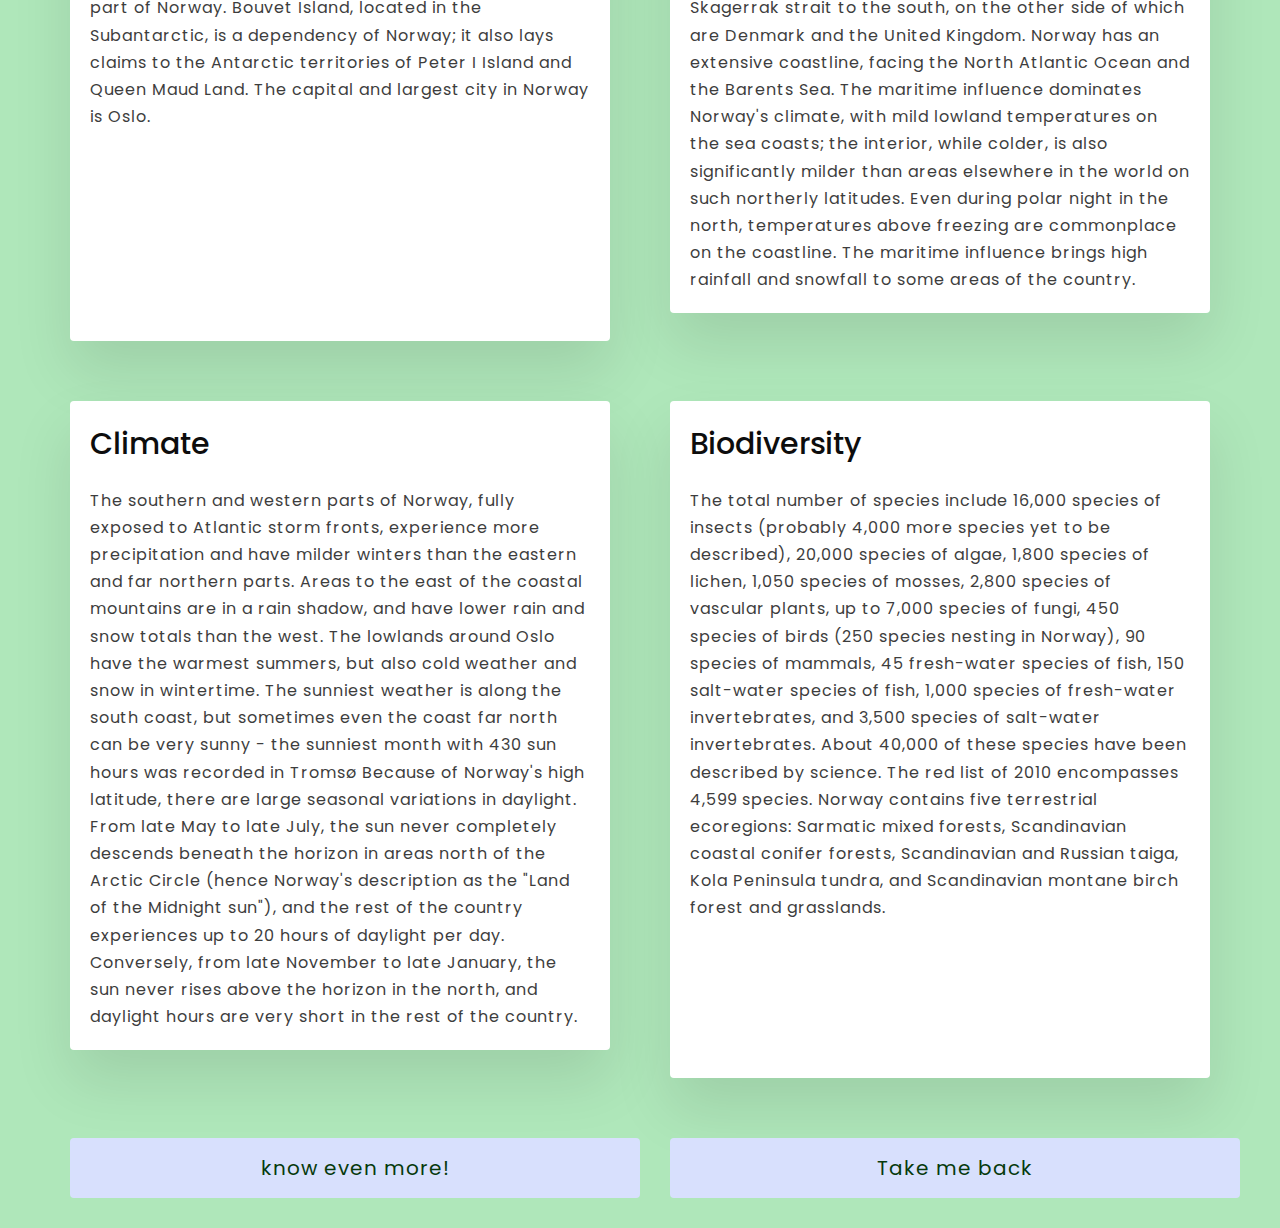
<file: knowmore.html>
<html>
    <head>
        <title>
            More about Norway
        </title>
        <link rel="stylesheet" href="knowstyle.css" type="text/css">
        <link rel="icon" type="image/x-icon" href="fav2.png">
        <meta name="viewport" content="width=device-width, initial-scale=1.0">
    </head>
    <body>
        <div class="grid">
            <div class="grid-item">
                <div class="card">
                    <div class="card-content">
                        <div class="card-header">
                            Norway
                        </div>
                        <div class="card-text">
                            Norway, officially the Kingdom of Norway, is a Nordic country in Northern Europe, the mainland territory of
                            which comprises the western and northernmost portion of the Scandinavian Peninsula. The remote Arctic island of
                            Jan Mayen and the archipelago of Svalbard also form part of Norway. Bouvet Island, located in the 
                            Subantarctic, is a dependency of Norway; it also lays claims to the Antarctic territories of Peter I Island and
                            Queen Maud Land. The capital and largest city in Norway is Oslo.
                            <br><br><br><br><br><br><br><br>
                        </div>
                    </div>
                </div>
            </div>
            <div class="grid-item">
                <div class="card">
                    <div class="card-content">
                        <div class="card-header">
                            Population and Geography
                        </div>
                        <div class="card-text">
                            Norway has a total area of 385,207 square kilometres (148,729 sq mi) and had a population of 5,425,270 in <br>
                            January 2022. The country shares a long eastern border with Sweden at a length of 1,619 km (1,006 mi). It is
                            bordered by Finland and Russia to the northeast and the Skagerrak strait to the south, on the other side of
                            which are Denmark and the United Kingdom. Norway has an extensive coastline, facing the North Atlantic Ocean and
                            the Barents Sea. The maritime influence dominates Norway's climate, with mild lowland temperatures on the sea
                            coasts; the interior, while colder, is also significantly milder than areas elsewhere in the world on such 
                            northerly latitudes. Even during polar night in the north, temperatures above freezing are commonplace on the
                            coastline. The maritime influence brings high rainfall and snowfall to some areas of the country. 
                        </div>
                    </div>
                </div>
            </div>
            <div class="grid-item">
                <div class="card">
                    <div class="card-content">
                        <div class="card-header">
                            Climate
                        </div>
                        <div class="card-text">
                            The southern and western parts of Norway, fully exposed to Atlantic storm fronts, experience more precipitation
                            and have milder winters than the eastern and far northern parts. Areas to the east of the coastal mountains are
                            in a rain shadow, and have lower rain and snow totals than the west. The lowlands around Oslo have the warmest
                            summers, but also cold weather and snow in wintertime. The sunniest weather is along the south coast, but 
                            sometimes even the coast far north can be very sunny - the sunniest month with 430 sun hours was recorded in
                            Tromsø 
                            Because of Norway's high latitude, there are large seasonal variations in daylight. From late May to late July,
                            the sun never completely descends beneath the horizon in areas north of the Arctic Circle (hence Norway's
                            description as the "Land of the Midnight sun"), and the rest of the country experiences up to 20 hours of 
                            daylight per day. Conversely, from late November to late January, the sun never rises above the horizon in the
                            north, and daylight hours are very short in the rest of the country.
                        </div>
                    </div>
                </div>
            </div>
            <div class="grid-item">
                <div class="card">
                    <div class="card-content">
                        <div class="card-header">
                            Biodiversity
                        </div>
                        <div class="card-text">
                            The total number of species include 16,000 species of insects (probably 4,000 more species yet to be described),
                            20,000 species of algae, 1,800 species of lichen, 1,050 species of mosses, 2,800 species of vascular plants, up
                            to 7,000 species of fungi, 450 species of birds (250 species nesting in Norway), 90 species of mammals, 45
                            fresh-water species of fish, 150 salt-water species of fish, 1,000 species of fresh-water invertebrates, and
                            3,500 species of salt-water invertebrates. About 40,000 of these species have been described by science.
                            The red list of 2010 encompasses 4,599 species. Norway contains five terrestrial ecoregions: Sarmatic mixed
                            forests, Scandinavian coastal conifer forests, Scandinavian and Russian taiga, Kola Peninsula tundra, and 
                            Scandinavian montane birch forest and grasslands.
                            <br><br><br><br><br><br>
                        </div>
                    </div>
                </div>
            </div>
            <a href="https://en.wikipedia.org/wiki/Norway" target="_blank" class="card-btn">
                know even more!
            </a>
            <a href="index.html" target="_blank" class="card-btn">
                Take me back
            </a>
        </div>
    </body>
</html>
</file>
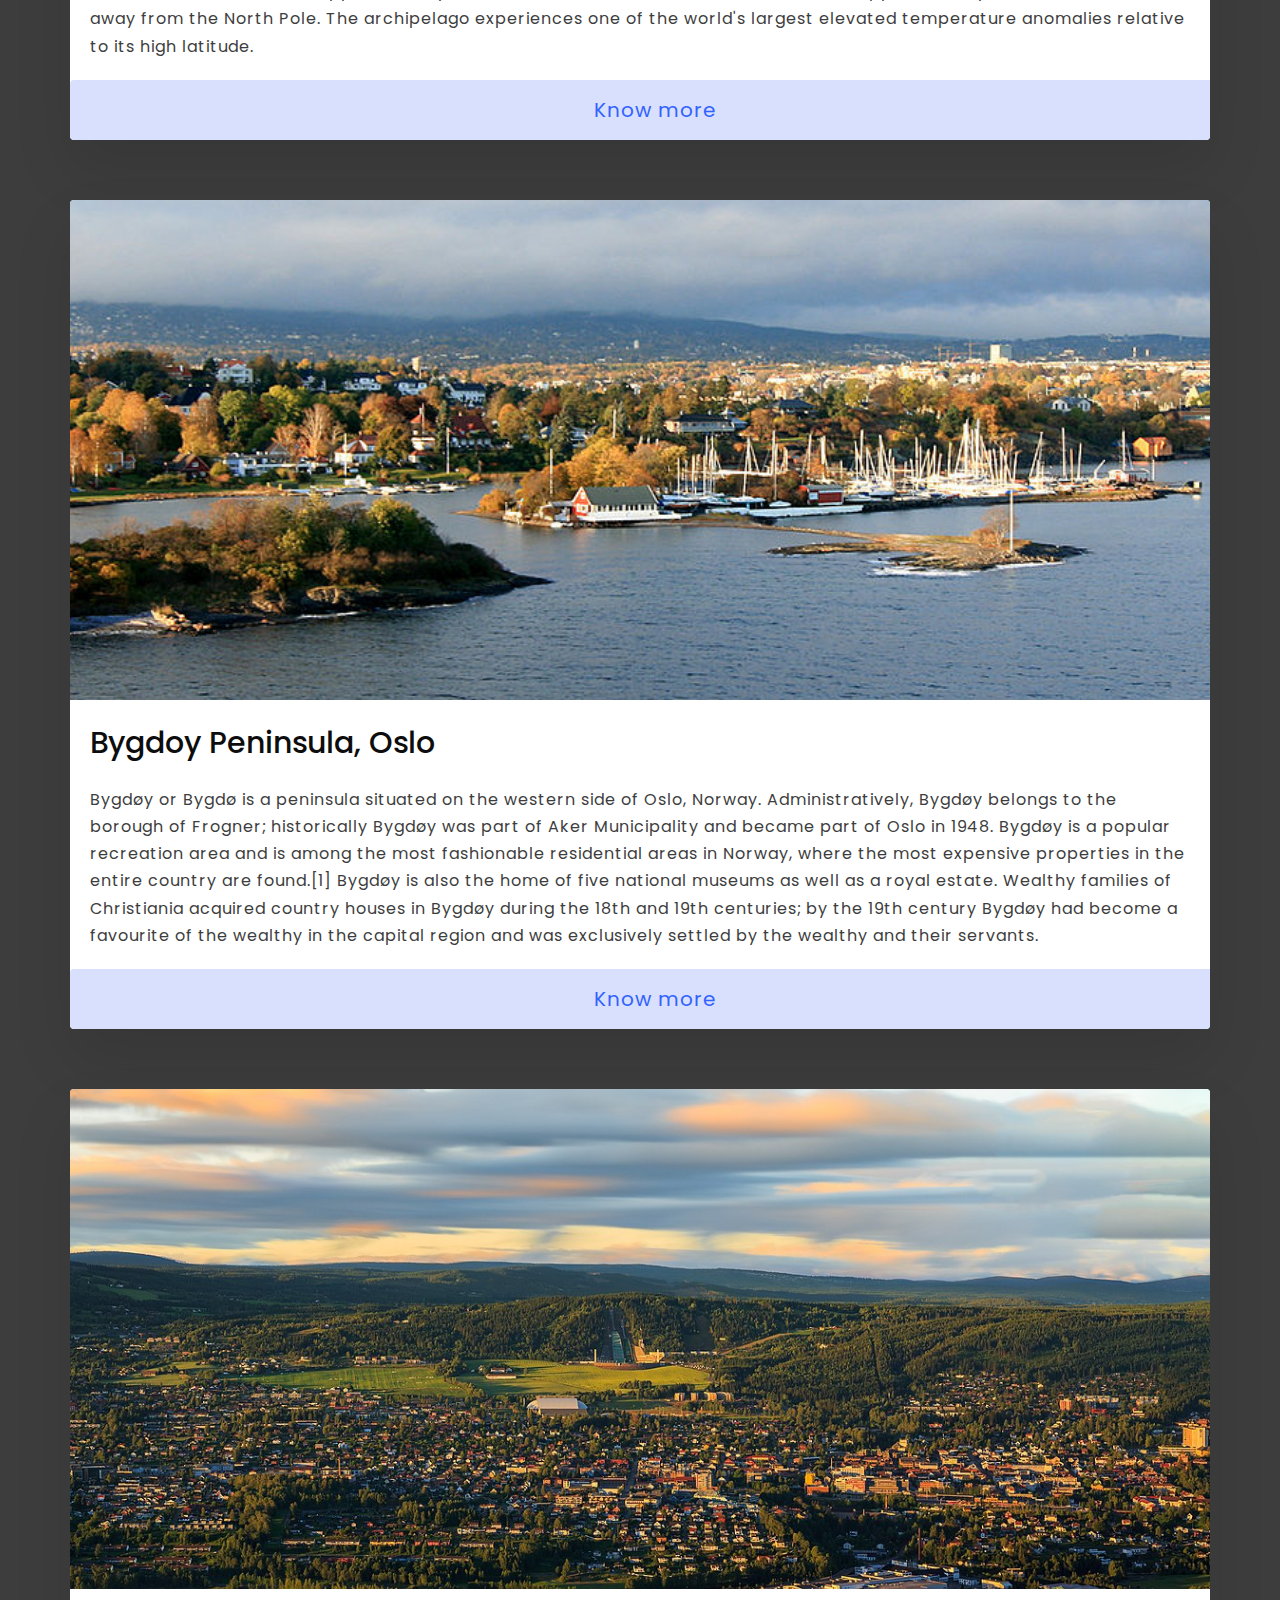
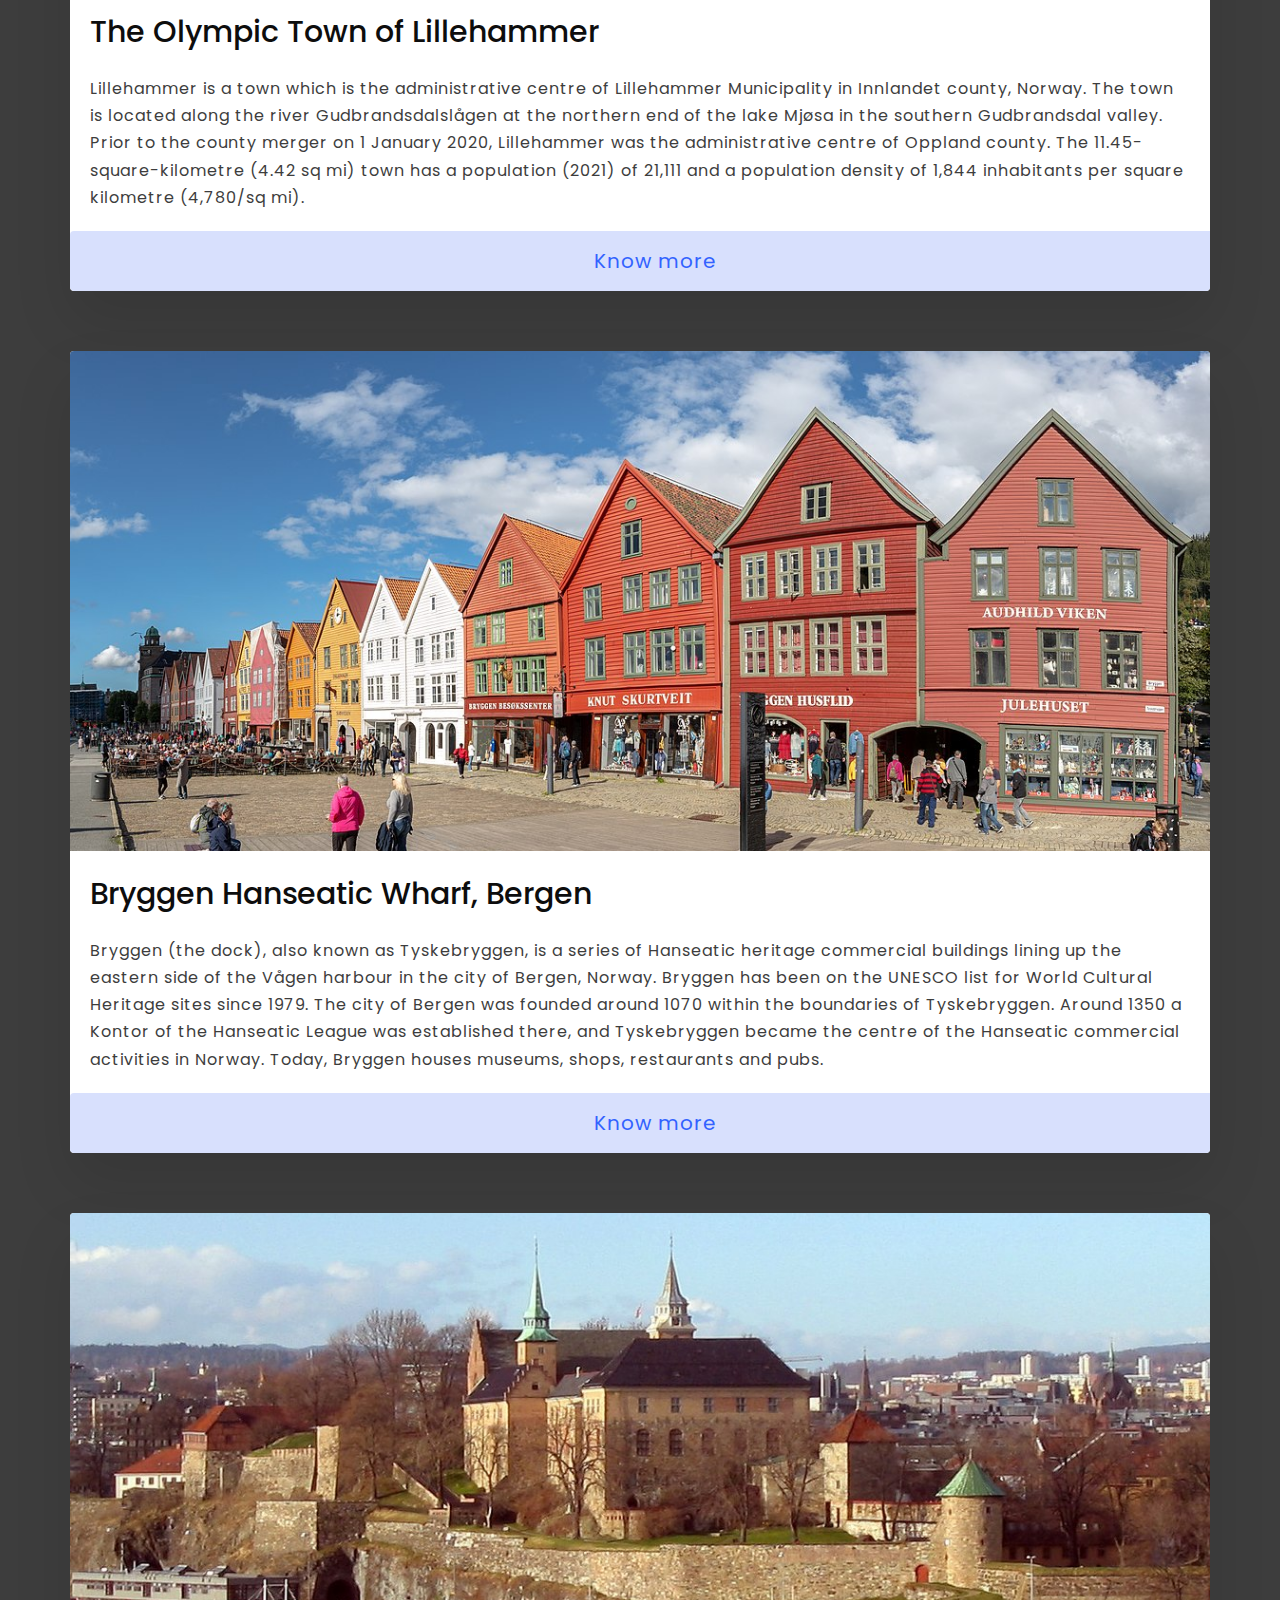
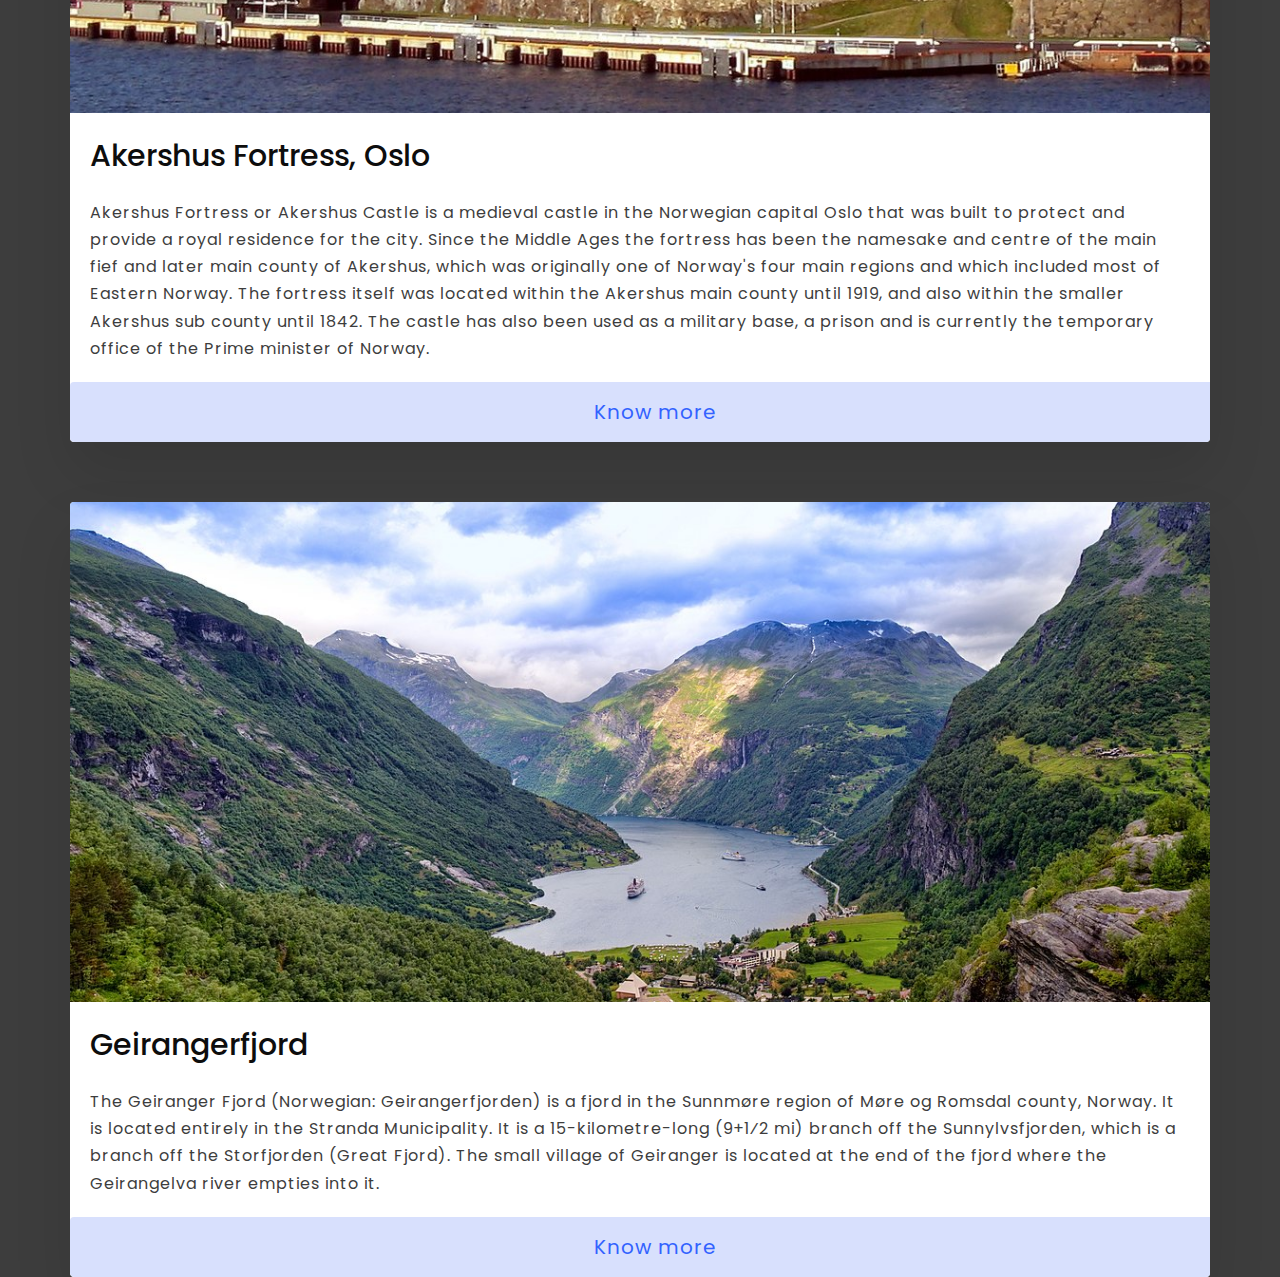
<file: tourism.html>
<html>
    <head>
        <title>
            Tourism in Norway
        </title>
        <link href="tour.css" type="text/css" rel="stylesheet">
        <link rel="icon" type="image/x-icon" href="fav3.png">
    </head>
    <body>
        <div class="grid">
            <a href="index.html" class="card-btn" target="_blank">
                Return home
            </a>
            <div class="grid-item">
                <div class="card">
                        <img class="card-img" src="tourplace1.png" alt="image">
                        <div class="card-content">
                            <div class="card-header">
                                Sognefjord: Norway's Largest Fjord
                            </div>
                            <div class="card-text">
                                The Sognefjord or Sognefjorden (Urban East Norwegian: [ˈsɔ̂ŋnəˌfjuːɳ], English: Sogn Fjord), nicknamed the King of the Fjords (Norwegian: Fjordenes konge), is the largest and deepest fjord in Norway. Located in Vestland county in Western Norway, it stretches 205 kilometres (127 mi) inland from the ocean to the small village of Skjolden in the municipality of Luster.
                            </div>
                            <a href="https://en.wikipedia.org/wiki/Sognefjord" target="_blank" class="card-btn">
                                Know more
                            </a>
                        </div>
                </div>
            </div>
            <div class="grid-item">
                <div class="card">
                        <img class="card-img" src="tourplace2.jpeg">
                        <div class="card-content">
                            <div class="card-header">
                                Pulpit Rock, Preikestolen
                            </div>
                            <div class="card-text">
                                Preikestolen or Prekestolen (English: 'The Pulpit Rock', 'Pulpit', or 'Preacher's Chair') is a tourist attraction in the municipality of Strand in Rogaland county, Norway. Preikestolen is a steep cliff which rises 604 metres (1,982 ft) above Lysefjorden. Atop the cliff, there is an almost flat top of approximately 25 by 25 metres (82 ft × 82 ft). Preikestolen is located near the Western part of the fjord, and on its North side.

                                Tourism at the site has been increasing in the early 21st century, with between 150,000 and 200,000 visitors in 2012, making it one of the most visited natural tourist attractions in Norway. BASE jumpers often leap from the cliff. Due to its increased popularity, the most used path to the site (an 3.8-kilometre (2.4 mi) long hike) was improved by Nepalese Sherpas in 2013.
                            </div>
                        </div>
                        <A class="card-btn" target="_blank" href="https://en.wikipedia.org/wiki/Preikestolen">
                            Know more
                        </A>
                </div>
            </div>
            <div class="grid-item">
                <div class="card">
                        <img class="card-img" src="tourplace3.jpg">
                        <div class="card-content">
                            <div class="card-header">
                                Norway's Arctic City: Tromsø
                            </div>
                            <div class="card-text">
                                Tromsø ; Northern Sami: Romsa is a municipality in Troms og Finnmark county, Norway. The administrative centre of the municipality is the city of Tromsø.

                                Tromsø lies in Northern Norway. The 2,521-square-kilometre (973 sq mi) municipality is the 21st largest by area out of the 356 municipalities in Norway. With a population of 77,544, Tromsø is the 12th most populous municipality in Norway. The municipality's population density is 31.4 inhabitants per square kilometre (81/sq mi) and its population has increased by 12.2% over the previous 10-year period.5 6 It is the largest urban area in Northern Norway and the third largest north of the Arctic Circle anywhere in the world (following Murmansk and Norilsk).
                                The city center of Tromsø is located on the island of Tromsøya, but the urban area also encompasses part of the nearby mainland and part of the island Kvaløya. Tromsø is 350 kilometres (217 mi) north of the Arctic Circle. Tromsøya is connected to the mainland by the Tromsø Bridge and the Tromsøysund Tunnel, and to the island of Kvaløya by the Sandnessund Bridge.
                            </div>
                        </div>
                        <A class="card-btn" target="_blank" href="https://en.wikipedia.org/wiki/Troms%C3%B8">
                            Know more
                        </A>
                </div>
            </div>
            <div class="grid-item">
                <div class="card">
                        <img class="card-img" src="tourplace4.jpg">
                        <div class="card-content">
                            <div class="card-header">
                                Lofoten Islands
                            </div>
                            <div class="card-text">
                                Lofoten is an archipelago and a traditional district in the county of Nordland, Norway. Lofoten has distinctive scenery with dramatic mountains and peaks, open sea and sheltered bays, beaches and untouched lands. There are two towns, Svolvær and Leknes – the latter is approximately 169 km (105 mi) north of the Arctic Circle and approximately 2,420 km (1,500 mi) away from the North Pole. The archipelago experiences one of the world's largest elevated temperature anomalies relative to its high latitude.
                            </div>
                        </div>
                        <A class="card-btn" target="_blank" href="https://en.wikipedia.org/wiki/Lofoten">
                            Know more
                        </A>
                </div>
            </div>
            <div class="grid-item">
                <div class="card">
                        <img class="card-img" src="tourplace5.jpg">
                        <div class="card-content">
                            <div class="card-header">
                                Bygdoy Peninsula, Oslo 
                            </div>
                            <div class="card-text">
                                Bygdøy or Bygdø is a peninsula situated on the western side of Oslo, Norway. Administratively, Bygdøy belongs to the borough of Frogner; historically Bygdøy was part of Aker Municipality and became part of Oslo in 1948.

                                Bygdøy is a popular recreation area and is among the most fashionable residential areas in Norway, where the most expensive properties in the entire country are found.[1] Bygdøy is also the home of five national museums as well as a royal estate. Wealthy families of Christiania acquired country houses in Bygdøy during the 18th and 19th centuries; by the 19th century Bygdøy had become a favourite of the wealthy in the capital region and was exclusively settled by the wealthy and their servants.
                            </div>
                        </div>
                        <A class="card-btn" target="_blank" href="https://en.wikipedia.org/wiki/Bygd%C3%B8y">
                            Know more
                        </A>
                </div>
            </div>
            <div class="grid-item">
                <div class="card">
                        <img class="card-img" src="tourplace6.jpg">
                        <div class="card-content">
                            <div class="card-header">
                                The Olympic Town of Lillehammer
                            </div>
                            <div class="card-text">
                                Lillehammer is a town which is the administrative centre of Lillehammer Municipality in Innlandet county, Norway. The town is located along the river Gudbrandsdalslågen at the northern end of the lake Mjøsa in the southern Gudbrandsdal valley. Prior to the county merger on 1 January 2020, Lillehammer was the administrative centre of Oppland county.

                                The 11.45-square-kilometre (4.42 sq mi) town has a population (2021) of 21,111 and a population density of 1,844 inhabitants per square kilometre (4,780/sq mi).
                            </div>
                        </div>
                        <A class="card-btn" target="_blank" href="https://en.wikipedia.org/wiki/Lillehammer_(town)">
                            Know more
                        </A>
                </div>
            </div>
            <div class="grid-item">
                <div class="card">
                        <img class="card-img" src="tourplace7.jpg">
                        <div class="card-content">
                            <div class="card-header">
                                Bryggen Hanseatic Wharf, Bergen
                            </div>
                            <div class="card-text">
                                Bryggen (the dock), also known as Tyskebryggen, is a series of Hanseatic heritage commercial buildings lining up the eastern side of the Vågen harbour in the city of Bergen, Norway. Bryggen has been on the UNESCO list for World Cultural Heritage sites since 1979.

                                The city of Bergen was founded around 1070 within the boundaries of Tyskebryggen. Around 1350 a Kontor of the Hanseatic League was established there, and Tyskebryggen became the centre of the Hanseatic commercial activities in Norway. Today, Bryggen houses museums, shops, restaurants and pubs.
                            </div>
                        </div>
                        <A class="card-btn" target="_blank" href="https://en.wikipedia.org/wiki/Bryggen">
                            Know more
                        </A>
                </div>
            </div>
            <div class="grid-item">
                <div class="card">
                        <img class="card-img" src="tourplace8.jpeg">
                        <div class="card-content">
                            <div class="card-header">
                                Akershus Fortress, Oslo
                            </div>
                            <div class="card-text">
                                Akershus Fortress or Akershus Castle is a medieval castle in the Norwegian capital Oslo that was built to protect and provide a royal residence for the city. Since the Middle Ages the fortress has been the namesake and centre of the main fief and later main county of Akershus, which was originally one of Norway's four main regions and which included most of Eastern Norway.
                                 The fortress itself was located within the Akershus main county until 1919, and also within the smaller Akershus sub county until 1842.
                                The castle has also been used as a military base, a prison and is currently the temporary office of the Prime minister of Norway.
                            </div>
                        </div>
                        <A class="card-btn" target="_blank" href="https://en.wikipedia.org/wiki/Akershus_Fortress">
                            Know more
                        </A>
                </div>
            </div>

            <div class="grid-item">
                <div class="card">
                        <img class="card-img" src="tourplace9.jpg">
                        <div class="card-content">
                            <div class="card-header">
                                Geirangerfjord
                            </div>
                            <div class="card-text">
                                The Geiranger Fjord (Norwegian: Geirangerfjorden) is a fjord in the Sunnmøre region of Møre og Romsdal county, Norway. It is located entirely in the Stranda Municipality. It is a 15-kilometre-long (9+1⁄2 mi) branch off the Sunnylvsfjorden, which is a branch off the Storfjorden (Great Fjord). The small village of Geiranger is located at the end of the fjord where the Geirangelva river empties into it.
                            </div>
                        </div>
                        <A class="card-btn" target="_blank" href="https://en.wikipedia.org/wiki/Geirangerfjord">
                            Know more
                        </A>
                </div>
            </div>

        </div>

    </body>
</html>
</file>
<file: knowstyle.css>
@import url('https://fonts.googleapis.com/css2?family=Poppins:wght@500&display=swap');

*{ 
    margin: 0;
    padding: 0;
}


html{
    box-sizing: border-box;
    font-size: 62.5%;
}


body{
    /* background-color: #eee; */
    font-family: "Poppins", sans-serif;
    display: flex;
    justify-content: center;
    align-items: center;
    min-height: 100vh;
    background-color: #afe7ba;
}

.grid{
    display: grid;
    width: 114em;
    grid-gap: 6rem;
    grid-template-columns: repeat(auto-fit, minmax(400px, 1fr));
    align-items: flex-start;
    margin-top: 100px;
}

.grid-item {
    background-color: #fff;
    border-radius: 0.4rem;
    overflow: hidden;
    box-shadow: 0 3rem 6rem rgba(0, 0, 0, 0.1);
    cursor: pointer;
    transition: 0.2s;
}

.grid-item:hover{
    transform: translateY(-0.5%);
    box-shadow: 0 4rem 8rem rgba(255, 255, 0, 0.7);
}

.card-img{
    display: block;
    width: 100%;
    height: 50rem;
    object-fit: cover;
}

.card-header{
    font-size: 3rem;
    font-weight: 500;
    color: #0d0d0d;
    margin-bottom: 1.5rem;
    margin: 2rem;
}

.card-text{
    font-size: 1.6rem;
    letter-spacing: 0.1rem;
    line-height: 1.7;
    color: #3d3d3d;
    margin-bottom: 2.5rem;
    margin: 2rem;
}

.card-btn{
    display: block;
    width: 100%;
    padding: 1.5rem;
    font-size: 2rem;
    text-align: center;
    /* color: #3363ff; */
    background-color: #d8e0fd;
    border: none;
    border-radius: 0.4rem;
    transition: 0.2s;
    cursor: pointer;
    letter-spacing: 0.1rem;
    text-decoration: none;
    color: #073a0c;
    margin-bottom: 3rem;
}

.card-btn:hover,
.card-btn:active{
    background-color: #daafe7;
}

@media only screen and (max-width: 60em) {
    body {
        padding: 3rem;
    }

    .grid{
        grid-gap: 3rem;
    }
}
</file>
<file: tour.css>
@import url('https://fonts.googleapis.com/css2?family=Poppins:wght@500&display=swap');

*{ 
    margin: 0;
    padding: 0;
}


html{
    box-sizing: border-box;
    font-size: 62.5%;
}


body{
    /* background-color: #eee; */
    font-family: "Poppins", sans-serif;
    display: flex;
    justify-content: center;
    align-items: center;
    min-height: 100vh;
    background-color: #3d3d3d;
}

.grid{
    display: grid;
    width: 114em;
    grid-gap: 6rem;
    grid-template-columns: repeat(auto-fit, minmax(600px, 1fr));
    align-items: flex-start;
    margin-top: 100px;
}

.grid-item {
    background-color: #fff;
    border-radius: 0.4rem;
    overflow: hidden;
    box-shadow: 0 3rem 6rem rgba(0, 0, 0, 0.1);
    cursor: pointer;
    transition: 0.2s;
}

.grid-item:hover{
    transform: translateY(-0.5%);
    box-shadow: 0 4rem 8rem rgba(255, 255, 255, 0.7);
}

.card-img{
    display: block;
    width: 100%;
    height: 50rem;
    object-fit: cover;
}

.card-header{
    font-size: 3rem;
    font-weight: 500;
    color: #0d0d0d;
    margin-bottom: 1.5rem;
    margin: 2rem;
}

.card-text{
    font-size: 1.6rem;
    letter-spacing: 0.1rem;
    line-height: 1.7;
    color: #3d3d3d;
    margin-bottom: 2.5rem;
    margin: 2rem;
}

.card-btn{
    display: block;
    width: 100%;
    padding: 1.5rem;
    font-size: 2rem;
    text-align: center;
    color: #3363ff;
    background-color: #d8e0fd;
    border: none;
    border-radius: 0.4rem;
    transition: 0.2s;
    cursor: pointer;
    letter-spacing: 0.1rem;
    text-decoration: none;
}

.card-btn:hover,
.card-btn:active{
    background-color: #c2cffc;
}

@media only screen and (max-width: 60em) {
    body {
        padding: 3rem;
    }

    .grid{
        grid-gap: 3rem;
    }
}
</file>
